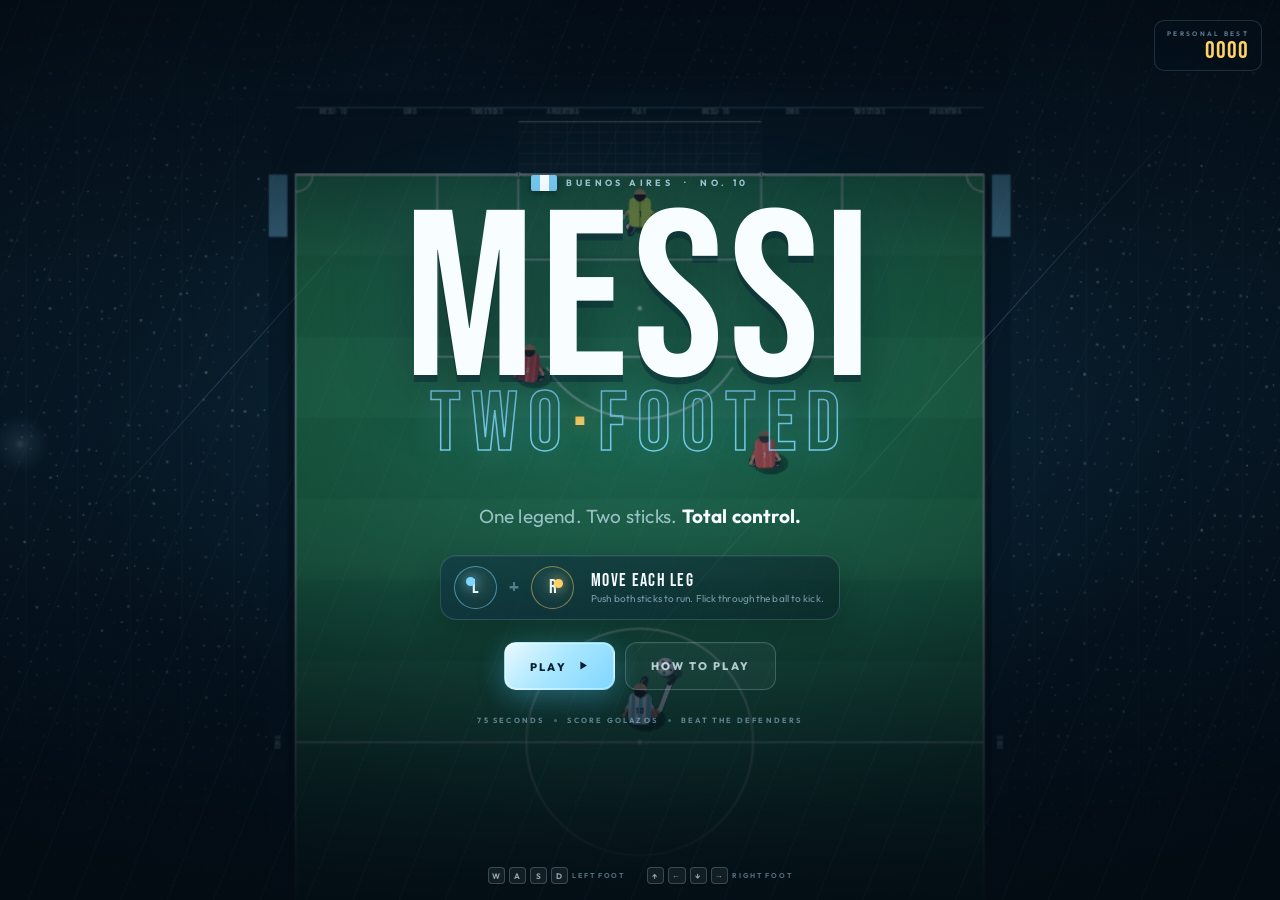
<file: index.html>
<!doctype html>
<html lang="en">
<head>
  <meta charset="utf-8">
  <meta name="viewport" content="width=device-width, initial-scale=1, viewport-fit=cover, maximum-scale=1, user-scalable=no">
  <meta name="theme-color" content="#06121d">
  <meta name="description" content="Messi: Two-Footed — a twin-stick dribbling game. Control each leg with its own thumbstick and become the GOAT.">
  <title>Messi: Two-Footed — Twin-Stick Dribbler</title>
  <link rel="preload" href="assets/fonts/bebas-neue.woff2" as="font" type="font/woff2" crossorigin>
  <link rel="preload" href="assets/fonts/outfit.woff2" as="font" type="font/woff2" crossorigin>
  <link rel="stylesheet" href="styles.css">
</head>
<body>
  <main id="app">
    <canvas id="game" aria-label="Messi: Two-Footed football pitch"></canvas>

    <div class="grain" aria-hidden="true"></div>
    <div class="vignette" aria-hidden="true"></div>

    <!-- ── In-match HUD ─────────────────────────────────────────── -->
    <section id="hud" class="hud" aria-hidden="true" hidden>
      <div class="hud-bar">
        <div class="hud-brand">
          <span class="brand-mark">10</span>
          <span class="brand-copy">MESSI<em>TWO-FOOTED</em></span>
        </div>

        <div class="hud-stat hud-time" id="timeStat">
          <span class="hud-label">TIME</span>
          <strong id="timer">1:15</strong>
        </div>

        <div class="hud-stat hud-score">
          <span class="hud-label">SCORE</span>
          <strong id="score">0000</strong>
          <span class="hud-goals" id="goals">0 GOALS</span>
        </div>

        <div class="hud-buttons">
          <button id="muteBtn" class="icon-btn" type="button" aria-label="Mute sound" title="Mute sound">
            <svg class="icon-sound" viewBox="0 0 24 24" aria-hidden="true"><path d="M4 9.5h3.2L12 5.7v12.6L7.2 14.5H4z" fill="currentColor"/><path d="M15.2 8.4a5 5 0 0 1 0 7.2M17.8 6a8.2 8.2 0 0 1 0 12" fill="none" stroke="currentColor" stroke-width="1.7" stroke-linecap="round"/></svg>
            <svg class="icon-muted" viewBox="0 0 24 24" aria-hidden="true"><path d="M4 9.5h3.2L12 5.7v12.6L7.2 14.5H4z" fill="currentColor"/><path d="m15.5 9 4.5 6M20 9l-4.5 6" fill="none" stroke="currentColor" stroke-width="1.7" stroke-linecap="round"/></svg>
          </button>
          <button id="pauseBtn" class="icon-btn" type="button" aria-label="Pause game" title="Pause game">
            <svg viewBox="0 0 24 24" aria-hidden="true"><rect x="6.5" y="5.5" width="4" height="13" rx="1.2" fill="currentColor"/><rect x="13.5" y="5.5" width="4" height="13" rx="1.2" fill="currentColor"/></svg>
          </button>
        </div>
      </div>

      <div class="hud-sub">
        <span class="live-dot"></span>
        <span>LA PULGA CAM</span>
        <span class="hud-divider"></span>
        <span id="difficulty">2 DEFENDERS</span>
      </div>

      <div id="combo" class="combo" aria-live="polite"></div>
      <div id="toast" class="toast" aria-live="polite"></div>

      <div id="goalBanner" class="goal-banner" aria-hidden="true">
        <span class="goal-kicker">MESSI 10</span>
        <strong id="goalWord">GOLAZO</strong>
        <span class="goal-sub" id="goalSub">+6 SECONDS</span>
      </div>

      <div class="hint-strip" id="hintStrip">
        <span><b>BOTH STICKS</b> TO RUN</span>
        <i></i>
        <span><b>FLICK</b> THROUGH THE BALL TO KICK</span>
      </div>
    </section>

    <!-- ── Title screen ─────────────────────────────────────────── -->
    <section id="titleScreen" class="screen title-screen" aria-labelledby="gameTitle">
      <div class="title-streaks" aria-hidden="true"><i></i><i></i><i></i></div>
      <div class="title-inner">
        <div class="eyebrow">
          <span class="flag" aria-hidden="true"><i></i><i></i><i></i></span>
          <span>BUENOS AIRES &nbsp;·&nbsp; NO. 10</span>
        </div>

        <h1 id="gameTitle">
          <span class="title-name">MESSI</span>
          <span class="title-mode">TWO<span>·</span>FOOTED</span>
        </h1>

        <p class="tagline">One legend. Two sticks. <strong>Total control.</strong></p>

        <div class="control-preview">
          <div class="mini-stick mini-left"><span>L</span><i></i></div>
          <span class="control-plus">+</span>
          <div class="mini-stick mini-right"><span>R</span><i></i></div>
          <div class="control-copy">
            <b>MOVE EACH LEG</b>
            <span>Push both sticks to run. Flick through the ball to kick.</span>
          </div>
        </div>

        <div class="title-actions">
          <button id="playBtn" class="btn btn-primary" type="button">
            <span>PLAY</span>
            <svg viewBox="0 0 24 24" aria-hidden="true"><path d="M9 6.2v11.6L18.2 12z" fill="currentColor"/></svg>
          </button>
          <button id="howBtn" class="btn btn-ghost" type="button">HOW TO PLAY</button>
        </div>

        <div class="title-meta">
          <span>75 SECONDS</span><i></i><span>SCORE GOLAZOS</span><i></i><span>BEAT THE DEFENDERS</span>
        </div>
      </div>

      <div class="best-badge">
        <span>PERSONAL BEST</span>
        <strong id="titleBest">0000</strong>
      </div>

      <div class="title-footer">
        <span class="key-hint"><kbd>W</kbd><kbd>A</kbd><kbd>S</kbd><kbd>D</kbd> LEFT FOOT</span>
        <span class="key-hint"><kbd>↑</kbd><kbd>←</kbd><kbd>↓</kbd><kbd>→</kbd> RIGHT FOOT</span>
        <span class="key-hint gamepad-hint" hidden>GAMEPAD READY</span>
      </div>
    </section>

    <!-- ── How to play ──────────────────────────────────────────── -->
    <section id="howScreen" class="screen how-screen" aria-labelledby="howTitle" hidden>
      <div class="how-card" role="dialog" aria-modal="true">
        <div class="how-head">
          <div>
            <span class="eyebrow-label">THE CONTROL SCHEME</span>
            <h2 id="howTitle">TWO STICKS.<br><span>ONE GOAT.</span></h2>
          </div>
          <button id="closeHowBtn" class="icon-btn close-btn" type="button" aria-label="Close instructions">
            <svg viewBox="0 0 24 24" aria-hidden="true"><path d="m6.4 6.4 11.2 11.2M17.6 6.4 6.4 17.6" fill="none" stroke="currentColor" stroke-width="2" stroke-linecap="round"/></svg>
          </button>
        </div>

        <div class="how-grid">
          <article class="how-step">
            <div class="step-icon step-run" aria-hidden="true">
              <span class="run-stick"><i></i></span>
              <span class="run-stick"><i></i></span>
            </div>
            <span class="step-no">01</span>
            <h3>RUN</h3>
            <p>Push <b>both sticks the same way</b>. Messi's legs stride independently — keep them together to glide.</p>
          </article>
          <article class="how-step">
            <div class="step-icon step-kick" aria-hidden="true">
              <span class="kick-stick"><i></i></span>
              <span class="kick-ball"></span>
            </div>
            <span class="step-no">02</span>
            <h3>KICK</h3>
            <p><b>Flick one stick</b> through the ball. Faster flick, harder strike. Alternate feet to dribble past defenders.</p>
          </article>
          <article class="how-step">
            <div class="step-icon step-score" aria-hidden="true">
              <span class="score-goal"></span>
              <span class="score-ball"></span>
            </div>
            <span class="step-no">03</span>
            <h3>SCORE</h3>
            <p>Beat the keeper. Every goal is worth points and buys <b>+6 seconds</b>. Score again quickly for a combo.</p>
          </article>
        </div>

        <div class="how-devices">
          <div><span>TOUCH</span><b>Two floating thumbsticks</b></div>
          <div><span>GAMEPAD</span><b>Left + right analog sticks</b></div>
          <div><span>KEYBOARD</span><b>WASD + Arrow keys</b></div>
        </div>

        <button id="gotItBtn" class="btn btn-primary btn-wide" type="button">GOT IT</button>
      </div>
    </section>

    <!-- ── Pause ────────────────────────────────────────────────── -->
    <section id="pauseScreen" class="screen pause-screen" aria-labelledby="pauseTitle" hidden>
      <div class="pause-card" role="dialog" aria-modal="true">
        <span class="eyebrow-label">MATCH PAUSED</span>
        <h2 id="pauseTitle">TAKE A BREATH.</h2>
        <p>The defenders can wait.</p>
        <button id="resumeBtn" class="btn btn-primary btn-wide" type="button">RESUME</button>
        <button id="quitBtn" class="btn btn-ghost btn-wide" type="button">QUIT TO TITLE</button>
      </div>
    </section>

    <!-- ── Full time ────────────────────────────────────────────── -->
    <section id="finalScreen" class="screen final-screen" aria-labelledby="finalTitle" hidden>
      <div class="final-card" role="dialog" aria-modal="true">
        <span class="eyebrow-label">FULL TIME</span>
        <h2 id="finalTitle">THE GOAT<br><span>DELIVERS.</span></h2>

        <div class="final-score">
          <span>FINAL SCORE</span>
          <strong id="finalScore">0000</strong>
          <em id="newBest" hidden>NEW PERSONAL BEST</em>
        </div>

        <div class="final-stats">
          <div><span>GOALS</span><strong id="finalGoals">0</strong></div>
          <div><span>BEST COMBO</span><strong id="finalCombo">×1</strong></div>
          <div><span>DEFENDERS BEATEN</span><strong id="finalBeaten">0</strong></div>
        </div>

        <button id="againBtn" class="btn btn-primary btn-wide" type="button">PLAY AGAIN</button>
        <button id="homeBtn" class="btn btn-ghost btn-wide" type="button">BACK TO TITLE</button>
      </div>
    </section>

    <div id="rotateHint" class="rotate-hint" aria-hidden="true">
      <span>BEST IN PORTRAIT</span>
      <small>Rotate your phone for a taller pitch</small>
    </div>

    <noscript><div class="noscript">This game needs JavaScript enabled.</div></noscript>
  </main>

  <script src="game.js" defer></script>
</body>
</html>
</file>
<file: styles.css>
@font-face {
  font-family: "Bebas Neue";
  src: url("assets/fonts/bebas-neue.woff2") format("woff2");
  font-weight: 400;
  font-style: normal;
  font-display: swap;
}

@font-face {
  font-family: "Outfit";
  src: url("assets/fonts/outfit.woff2") format("woff2");
  font-weight: 400 900;
  font-style: normal;
  font-display: swap;
}

:root {
  --ink: #06121d;
  --ink-2: #0a1d2d;
  --sky: #7fd6ff;
  --sky-deep: #3aa8e0;
  --paper: #f4fbff;
  --gold: #ffd166;
  --coral: #ff6b5e;
  --grass: #1b7a45;
  --line: rgba(220, 246, 255, 0.18);
  --glass: rgba(5, 18, 30, 0.62);
  --display: "Bebas Neue", "Arial Narrow", Impact, sans-serif;
  --body: "Outfit", -apple-system, BlinkMacSystemFont, "Segoe UI", sans-serif;
  --safe-top: env(safe-area-inset-top, 0px);
  --safe-bottom: env(safe-area-inset-bottom, 0px);
  --safe-left: env(safe-area-inset-left, 0px);
  --safe-right: env(safe-area-inset-right, 0px);
}

* { box-sizing: border-box; }

html, body {
  margin: 0;
  padding: 0;
  width: 100%;
  height: 100%;
  overflow: hidden;
  background: var(--ink);
  color: var(--paper);
  font-family: var(--body);
  -webkit-font-smoothing: antialiased;
  text-rendering: optimizeLegibility;
  overscroll-behavior: none;
}

body {
  position: fixed;
  inset: 0;
  touch-action: none;
  user-select: none;
  -webkit-user-select: none;
  -webkit-tap-highlight-color: transparent;
}

#app {
  position: fixed;
  inset: 0;
  isolation: isolate;
  background:
    radial-gradient(120% 80% at 50% -10%, #123650 0%, #071826 45%, #040d16 100%);
}

#game {
  position: absolute;
  inset: 0;
  width: 100%;
  height: 100%;
  display: block;
  touch-action: none;
  cursor: crosshair;
}

.grain {
  position: fixed;
  inset: 0;
  pointer-events: none;
  z-index: 4;
  display: none;
  opacity: 0.16;
  background-image: url("data:image/svg+xml,%3Csvg viewBox='0 0 180 180' xmlns='http://www.w3.org/2000/svg'%3E%3Cfilter id='n'%3E%3CfeTurbulence type='fractalNoise' baseFrequency='.92' numOctaves='2' stitchTiles='stitch'/%3E%3C/filter%3E%3Crect width='100%25' height='100%25' filter='url(%23n)' opacity='.42'/%3E%3C/svg%3E");
  mix-blend-mode: soft-light;
}

.vignette {
  position: fixed;
  inset: 0;
  pointer-events: none;
  z-index: 3;
  background:
    radial-gradient(125% 105% at 50% 38%, transparent 56%, rgba(1, 8, 14, 0.18) 78%, rgba(1, 7, 12, 0.56) 100%);
}

[hidden] { display: none !important; }

/* ── HUD ───────────────────────────────────────────────────────── */

.hud {
  position: absolute;
  inset: 0;
  z-index: 20;
  pointer-events: none;
  padding: calc(10px + var(--safe-top)) calc(12px + var(--safe-right)) 0 calc(12px + var(--safe-left));
  display: flex;
  flex-direction: column;
  align-items: center;
  transition: opacity 220ms ease;
}

.hud.is-dim { opacity: 0.18; }

.hud-bar {
  position: relative;
  pointer-events: auto;
  width: min(100%, 760px);
  display: grid;
  grid-template-columns: 1fr auto auto 1fr;
  align-items: center;
  gap: 8px;
  padding: 7px 8px 7px 10px;
  border: 1px solid rgba(198, 238, 255, 0.16);
  border-radius: 16px;
  background:
    linear-gradient(120deg, rgba(18, 48, 70, 0.88), rgba(5, 18, 30, 0.74));
  box-shadow:
    0 12px 34px rgba(0, 0, 0, 0.34),
    inset 0 1px 0 rgba(255, 255, 255, 0.07);
}

.hud-brand {
  display: flex;
  align-items: center;
  gap: 8px;
  min-width: 0;
}

.brand-mark {
  display: grid;
  place-items: center;
  width: 38px;
  height: 38px;
  flex: 0 0 38px;
  border-radius: 50%;
  background: linear-gradient(145deg, #f7fdff, #bfeaff 58%, #79c9ee);
  color: #082033;
  font-family: var(--display);
  font-size: 26px;
  line-height: 1;
  letter-spacing: 1px;
  box-shadow:
    0 0 0 2px rgba(255, 255, 255, 0.18),
    0 5px 14px rgba(0, 0, 0, 0.34);
}

.brand-copy {
  display: flex;
  flex-direction: column;
  font-family: var(--display);
  font-size: 22px;
  line-height: 0.84;
  letter-spacing: 1.2px;
  color: #f6fcff;
  text-shadow: 0 2px 10px rgba(0, 0, 0, 0.4);
}

.brand-copy em {
  font-family: var(--body);
  font-style: normal;
  font-size: 7px;
  font-weight: 700;
  letter-spacing: 2.4px;
  color: var(--sky);
  margin-top: 4px;
}

.hud-stat {
  display: flex;
  flex-direction: column;
  align-items: center;
  justify-content: center;
  min-width: 0;
  line-height: 1;
}

.hud-label {
  font-size: 8px;
  font-weight: 700;
  letter-spacing: 2.6px;
  color: rgba(207, 239, 255, 0.62);
  margin-bottom: 2px;
}

.hud-time strong {
  font-family: var(--display);
  font-weight: 400;
  font-size: clamp(27px, 5.6vw, 36px);
  letter-spacing: 1px;
  font-variant-numeric: tabular-nums;
  color: #f6fcff;
  transition: color 160ms ease;
}

.hud-time.is-low strong {
  color: var(--coral);
  animation: timePulse 780ms ease-in-out infinite;
}

.hud-score {
  position: relative;
  padding: 0 24px;
}

.hud-score::before,
.hud-score::after {
  content: "";
  position: absolute;
  top: 5px;
  bottom: 3px;
  width: 1px;
  background: linear-gradient(180deg, transparent, rgba(173, 227, 255, 0.28), transparent);
}

.hud-score::before { left: 0; }
.hud-score::after { right: 0; }

.hud-score strong {
  font-family: var(--display);
  font-weight: 400;
  font-size: clamp(29px, 6vw, 40px);
  letter-spacing: 1.4px;
  font-variant-numeric: tabular-nums;
  color: var(--gold);
  text-shadow: 0 0 20px rgba(255, 209, 102, 0.25);
}

.hud-goals {
  font-size: 7px;
  font-weight: 700;
  letter-spacing: 2px;
  color: rgba(207, 239, 255, 0.56);
  margin-top: 2px;
}

.hud-buttons {
  display: flex;
  justify-content: flex-end;
  gap: 5px;
}

.icon-btn {
  position: relative;
  display: grid;
  place-items: center;
  width: 38px;
  height: 38px;
  flex: 0 0 38px;
  border: 1px solid rgba(191, 233, 255, 0.16);
  border-radius: 12px;
  background: rgba(228, 248, 255, 0.05);
  color: rgba(236, 250, 255, 0.86);
  cursor: pointer;
  transition: background 120ms ease, border-color 120ms ease, transform 120ms ease;
  touch-action: manipulation;
}

.icon-btn svg { width: 19px; height: 19px; }
.icon-btn .icon-muted { display: none; }
.icon-btn.is-muted .icon-sound { display: none; }
.icon-btn.is-muted .icon-muted { display: block; }

.icon-btn:hover { background: rgba(228, 248, 255, 0.11); border-color: rgba(191, 233, 255, 0.34); }
.icon-btn:active { transform: scale(0.92); }

.hud-sub {
  display: flex;
  align-items: center;
  gap: 7px;
  margin-top: 7px;
  padding: 4px 12px;
  border: 1px solid rgba(180, 228, 255, 0.11);
  border-radius: 999px;
  background: rgba(4, 16, 27, 0.52);
  color: rgba(208, 240, 255, 0.56);
  font-size: 7.5px;
  font-weight: 700;
  letter-spacing: 2px;
  text-transform: uppercase;
}

.live-dot {
  width: 5px;
  height: 5px;
  border-radius: 50%;
  background: var(--coral);
  box-shadow: 0 0 8px var(--coral);
  animation: liveBlink 1.4s ease-in-out infinite;
}

.hud-divider { width: 1px; height: 8px; background: rgba(190, 232, 255, 0.24); }

.combo {
  position: absolute;
  top: calc(108px + var(--safe-top));
  left: calc(16px + var(--safe-left));
  display: flex;
  flex-direction: column;
  align-items: flex-start;
  gap: 1px;
  font-family: var(--display);
  font-size: clamp(34px, 8vw, 48px);
  line-height: 0.9;
  color: var(--gold);
  text-shadow: 0 3px 16px rgba(0, 0, 0, 0.5), 0 0 24px rgba(255, 209, 102, 0.3);
  opacity: 0;
  transform: translateX(-12px) rotate(-3deg);
  transition: opacity 180ms ease, transform 220ms cubic-bezier(.2,.9,.3,1.4);
}

.combo.show { opacity: 1; transform: translateX(0) rotate(-3deg); }
.combo span {
  font-family: var(--body);
  font-size: 8px;
  font-weight: 800;
  letter-spacing: 2.8px;
  color: rgba(255, 242, 202, 0.8);
}

.toast {
  position: absolute;
  left: 50%;
  top: 25%;
  transform: translate(-50%, 10px) scale(0.92);
  padding: 8px 18px;
  border-radius: 999px;
  border: 1px solid rgba(255, 255, 255, 0.16);
  background: rgba(5, 18, 30, 0.82);
  color: #f6fcff;
  font-family: var(--display);
  font-size: 23px;
  letter-spacing: 1.6px;
  text-shadow: 0 2px 8px rgba(0, 0, 0, 0.6);
  opacity: 0;
  pointer-events: none;
  transition: opacity 140ms ease, transform 220ms cubic-bezier(.2,.9,.3,1.25);
  white-space: nowrap;
}

.toast.show { opacity: 1; transform: translate(-50%, 0) scale(1); }
.toast.warn { border-color: rgba(255, 107, 94, 0.55); color: #ffd8d4; }
.toast.good { border-color: rgba(127, 214, 255, 0.55); color: #dff6ff; }

.hint-strip {
  position: absolute;
  left: 50%;
  bottom: calc(30px + var(--safe-bottom));
  transform: translateX(-50%);
  display: flex;
  align-items: center;
  gap: 11px;
  padding: 7px 15px;
  border: 1px solid rgba(190, 233, 255, 0.13);
  border-radius: 999px;
  background: rgba(4, 15, 24, 0.58);
  color: rgba(213, 242, 255, 0.6);
  font-size: 8px;
  font-weight: 600;
  letter-spacing: 1.7px;
  white-space: nowrap;
  transition: opacity 500ms ease;
}

.hint-strip b { color: #ecfaff; font-weight: 800; }
.hint-strip i { width: 3px; height: 3px; border-radius: 50%; background: rgba(127, 214, 255, 0.6); }
.hint-strip.is-gone { opacity: 0; }

.goal-banner {
  position: absolute;
  inset: 0;
  display: flex;
  flex-direction: column;
  align-items: center;
  justify-content: center;
  pointer-events: none;
  opacity: 0;
  transform: scale(0.82) rotate(-2deg);
  transition: opacity 160ms ease, transform 260ms cubic-bezier(.18,.9,.25,1.3);
}

.goal-banner.show {
  opacity: 1;
  transform: scale(1) rotate(-2deg);
}

.goal-banner::before {
  content: "";
  position: absolute;
  width: min(90vw, 900px);
  height: 42vh;
  background: radial-gradient(closest-side, rgba(4, 14, 23, 0.74), transparent 72%);
}

.goal-kicker {
  position: relative;
  font-size: 10px;
  font-weight: 800;
  letter-spacing: 6px;
  color: var(--sky);
  margin-bottom: -4px;
}

.goal-banner strong {
  position: relative;
  font-family: var(--display);
  font-weight: 400;
  font-size: clamp(92px, 22vw, 240px);
  line-height: 0.82;
  letter-spacing: 4px;
  color: #f7fdff;
  text-shadow:
    0 0 0 rgba(0, 0, 0, 0),
    0 6px 0 rgba(7, 26, 41, 0.45),
    0 0 62px rgba(127, 214, 255, 0.35);
}

.goal-banner strong::after {
  content: "";
  position: absolute;
  left: 4%;
  right: 4%;
  bottom: 6%;
  height: 8%;
  background: linear-gradient(90deg, transparent, var(--sky), transparent);
  transform: skewX(-20deg);
  opacity: 0.8;
}

.goal-sub {
  position: relative;
  margin-top: 10px;
  padding: 5px 14px;
  border: 1px solid rgba(255, 209, 102, 0.44);
  border-radius: 999px;
  color: var(--gold);
  font-size: 10px;
  font-weight: 800;
  letter-spacing: 3.4px;
}

/* ── Full-screen screens ───────────────────────────────────────── */

.screen {
  position: absolute;
  inset: 0;
  z-index: 30;
  display: flex;
  align-items: center;
  justify-content: center;
  padding: calc(18px + var(--safe-top)) calc(18px + var(--safe-right)) calc(18px + var(--safe-bottom)) calc(18px + var(--safe-left));
  overflow: hidden;
}

.title-screen {
  flex-direction: column;
  justify-content: center;
  background:
    radial-gradient(90% 60% at 50% 48%, rgba(4, 14, 24, 0.12) 0%, rgba(4, 14, 24, 0.58) 68%, rgba(3, 11, 19, 0.9) 100%),
    linear-gradient(180deg, rgba(4, 14, 24, 0.72) 0%, rgba(4, 14, 24, 0.14) 30%, rgba(4, 14, 24, 0.2) 62%, rgba(3, 11, 19, 0.9) 100%);
  animation: screenIn 480ms ease both;
}

.title-screen::before {
  content: "";
  position: absolute;
  inset: -10%;
  background:
    repeating-linear-gradient(112deg, transparent 0 42px, rgba(127, 214, 255, 0.028) 42px 43px),
    radial-gradient(50% 50% at 50% 50%, rgba(30, 120, 165, 0.13), transparent 70%);
  pointer-events: none;
}

.title-inner {
  position: relative;
  display: flex;
  flex-direction: column;
  align-items: center;
  text-align: center;
  width: min(92vw, 880px);
  max-height: 100%;
}

.eyebrow {
  display: flex;
  align-items: center;
  gap: 9px;
  margin-bottom: clamp(8px, 1.6vh, 16px);
  font-size: 9px;
  font-weight: 700;
  letter-spacing: 3.4px;
  color: rgba(199, 236, 255, 0.78);
  text-transform: uppercase;
}

.flag {
  display: inline-flex;
  width: 26px;
  height: 16px;
  border-radius: 2px;
  overflow: hidden;
  box-shadow: 0 2px 7px rgba(0, 0, 0, 0.35);
}

.flag i { flex: 1; background: #75c9ef; }
.flag i:nth-child(2) { background: #f8fdff; }
.flag i:nth-child(3) { background: #75c9ef; }

.title-name {
  display: block;
  font-family: var(--display);
  font-weight: 400;
  font-size: clamp(118px, 26vw, 236px);
  line-height: 0.68;
  letter-spacing: 0.02em;
  color: #f8fdff;
  text-shadow:
    0 7px 0 rgba(8, 31, 50, 0.42),
    0 22px 60px rgba(0, 0, 0, 0.46),
    0 0 90px rgba(127, 214, 255, 0.16);
  transform: scaleX(1.03);
}

.title-mode {
  display: block;
  margin-top: 0.02em;
  font-family: var(--display);
  font-weight: 400;
  font-size: clamp(44px, 8.8vw, 84px);
  line-height: 0.9;
  letter-spacing: 0.12em;
  color: transparent;
  -webkit-text-stroke: 1.5px rgba(127, 214, 255, 0.9);
  text-shadow: 0 0 34px rgba(127, 214, 255, 0.22);
}

.title-mode span { color: var(--gold); -webkit-text-stroke: 0; text-shadow: 0 0 22px rgba(255, 209, 102, 0.5); }

.tagline {
  margin: clamp(14px, 2.4vh, 24px) 0 0;
  font-size: clamp(14px, 2.5vw, 19px);
  font-weight: 400;
  letter-spacing: 0.2px;
  color: rgba(213, 242, 255, 0.68);
}

.tagline strong { color: #f7fdff; font-weight: 700; }

.control-preview {
  display: flex;
  align-items: center;
  gap: 12px;
  margin: clamp(16px, 3vh, 27px) 0 clamp(15px, 2.4vh, 22px);
  padding: 10px 15px 10px 13px;
  border: 1px solid rgba(189, 233, 255, 0.17);
  border-radius: 16px;
  background: linear-gradient(120deg, rgba(15, 48, 70, 0.54), rgba(6, 20, 33, 0.42));
  box-shadow: 0 12px 32px rgba(0, 0, 0, 0.2), inset 0 1px 0 rgba(255, 255, 255, 0.06);
}

.mini-stick {
  position: relative;
  width: 43px;
  height: 43px;
  flex: 0 0 43px;
  border: 1px solid rgba(181, 230, 255, 0.34);
  border-radius: 50%;
  display: grid;
  place-items: center;
  background: radial-gradient(circle at 50% 42%, rgba(255, 255, 255, 0.1), rgba(255, 255, 255, 0.015) 62%);
}

.mini-stick span {
  font-family: var(--display);
  font-size: 19px;
  color: #e9f9ff;
}

.mini-stick i {
  position: absolute;
  width: 9px;
  height: 9px;
  border-radius: 50%;
  background: var(--sky);
  box-shadow: 0 0 12px rgba(127, 214, 255, 0.8);
}

.mini-left i { transform: translate(-5px, -6px); }
.mini-right i { transform: translate(6px, -4px); background: var(--gold); box-shadow: 0 0 12px rgba(255, 209, 102, 0.75); }
.mini-left { border-color: rgba(127, 214, 255, 0.52); }
.mini-right { border-color: rgba(255, 209, 102, 0.48); }

.control-plus {
  font-family: var(--display);
  font-size: 25px;
  color: rgba(185, 231, 255, 0.4);
}

.control-copy {
  display: flex;
  flex-direction: column;
  align-items: flex-start;
  text-align: left;
  padding-left: 5px;
}

.control-copy b {
  font-family: var(--display);
  font-size: 18px;
  font-weight: 400;
  letter-spacing: 1.3px;
  color: #f6fcff;
}

.control-copy span {
  margin-top: 1px;
  max-width: 245px;
  font-size: 10px;
  line-height: 1.35;
  letter-spacing: 0.1px;
  color: rgba(194, 233, 255, 0.58);
}

.title-actions {
  display: flex;
  align-items: center;
  gap: 10px;
}

.btn {
  position: relative;
  display: inline-flex;
  align-items: center;
  justify-content: center;
  gap: 7px;
  min-height: 48px;
  padding: 0 25px;
  border: 1px solid transparent;
  border-radius: 12px;
  font-family: var(--body);
  font-size: 11px;
  font-weight: 800;
  letter-spacing: 2.1px;
  text-transform: uppercase;
  cursor: pointer;
  transition: transform 150ms cubic-bezier(.2,.9,.3,1.2), background 150ms ease, border-color 150ms ease, box-shadow 150ms ease;
  touch-action: manipulation;
  -webkit-tap-highlight-color: transparent;
}

.btn:active { transform: translateY(1px) scale(0.985); }

.btn-primary {
  color: #052033;
  background: linear-gradient(135deg, #eafaff 0%, #a9e6ff 48%, #7fd6ff 100%);
  box-shadow:
    0 0 0 1px rgba(255, 255, 255, 0.4) inset,
    0 9px 26px rgba(73, 190, 245, 0.26),
    0 0 36px rgba(127, 214, 255, 0.1);
}

.btn-primary:hover {
  background: linear-gradient(135deg, #ffffff 0%, #b9edff 48%, #8ddcff 100%);
  box-shadow:
    0 0 0 1px rgba(255, 255, 255, 0.55) inset,
    0 12px 32px rgba(73, 190, 245, 0.36),
    0 0 52px rgba(127, 214, 255, 0.18);
}

.btn-primary svg { width: 17px; height: 17px; margin-right: -2px; }
.btn-primary span { transform: translateY(0.5px); }

.btn-ghost {
  color: rgba(226, 247, 255, 0.76);
  background: rgba(214, 243, 255, 0.04);
  border-color: rgba(186, 231, 255, 0.22);
  box-shadow: inset 0 1px 0 rgba(255, 255, 255, 0.04);
}

.btn-ghost:hover { background: rgba(214, 243, 255, 0.09); border-color: rgba(186, 231, 255, 0.42); color: #f6fcff; }

.btn-wide { width: 100%; }

.title-meta {
  display: flex;
  align-items: center;
  gap: 10px;
  margin-top: clamp(16px, 2.8vh, 27px);
  color: rgba(172, 219, 244, 0.5);
  font-size: 7.5px;
  font-weight: 700;
  letter-spacing: 2.2px;
}

.title-meta i { width: 3px; height: 3px; border-radius: 50%; background: rgba(127, 214, 255, 0.38); }

.best-badge {
  position: absolute;
  top: calc(20px + var(--safe-top));
  right: calc(18px + var(--safe-right));
  display: flex;
  flex-direction: column;
  align-items: flex-end;
  gap: 1px;
  padding: 8px 12px 7px;
  border: 1px solid rgba(184, 230, 255, 0.15);
  border-radius: 10px;
  background: rgba(5, 18, 29, 0.55);
}

.best-badge span { font-size: 6.5px; font-weight: 700; letter-spacing: 2.3px; color: rgba(186, 230, 255, 0.48); }
.best-badge strong { font-family: var(--display); font-size: 24px; font-weight: 400; line-height: 1; letter-spacing: 1px; color: var(--gold); }

.title-footer {
  position: absolute;
  left: 0;
  right: 0;
  bottom: calc(16px + var(--safe-bottom));
  display: flex;
  align-items: center;
  justify-content: center;
  gap: 22px;
  color: rgba(172, 219, 244, 0.46);
  font-size: 7px;
  font-weight: 700;
  letter-spacing: 1.7px;
  text-transform: uppercase;
}

.key-hint { display: inline-flex; align-items: center; gap: 4px; }

kbd {
  display: inline-grid;
  place-items: center;
  min-width: 17px;
  height: 17px;
  padding: 0 3px;
  border: 1px solid rgba(189, 232, 255, 0.22);
  border-radius: 4px;
  background: rgba(226, 247, 255, 0.06);
  color: rgba(221, 246, 255, 0.64);
  font-family: var(--body);
  font-size: 8px;
  font-weight: 700;
  box-shadow: 0 2px 0 rgba(0, 0, 0, 0.18);
}

.title-streaks {
  position: absolute;
  inset: 0;
  overflow: hidden;
  pointer-events: none;
}

.title-streaks i {
  position: absolute;
  display: block;
  width: 1px;
  height: 46vh;
  background: linear-gradient(180deg, transparent, rgba(127, 214, 255, 0.2), transparent);
  transform: rotate(42deg);
  animation: streak 6s linear infinite;
}

.title-streaks i:nth-child(1) { left: 18%; top: 18%; animation-delay: -1s; }
.title-streaks i:nth-child(2) { left: 78%; top: 4%; animation-delay: -3.4s; height: 64vh; }
.title-streaks i:nth-child(3) { left: 55%; top: 48%; animation-delay: -4.8s; height: 32vh; opacity: 0.6; }

/* ── How-to card ───────────────────────────────────────────────── */

.how-screen,
.pause-screen,
.final-screen {
  z-index: 40;
  background: rgba(2, 10, 18, 0.7);
  animation: screenIn 260ms ease both;
}

.how-card,
.pause-card,
.final-card {
  position: relative;
  width: min(100%, 760px);
  max-height: 100%;
  overflow: auto;
  border: 1px solid rgba(187, 233, 255, 0.18);
  border-radius: 24px;
  background:
    linear-gradient(145deg, rgba(19, 52, 74, 0.92), rgba(6, 20, 33, 0.95) 62%);
  box-shadow:
    0 30px 90px rgba(0, 0, 0, 0.52),
    inset 0 1px 0 rgba(255, 255, 255, 0.07);
  padding: clamp(20px, 4vw, 36px);
  scrollbar-width: thin;
}

.how-card::before,
.final-card::before {
  content: "";
  position: absolute;
  inset: 0 0 auto;
  height: 1px;
  background: linear-gradient(90deg, transparent, rgba(127, 214, 255, 0.65), transparent);
}

.how-head {
  display: flex;
  align-items: flex-start;
  justify-content: space-between;
  gap: 16px;
}

.eyebrow-label {
  display: block;
  margin-bottom: 4px;
  font-size: 8px;
  font-weight: 800;
  letter-spacing: 3.2px;
  color: var(--sky);
}

.how-head h2,
.pause-card h2,
.final-card h2 {
  margin: 0;
  font-family: var(--display);
  font-weight: 400;
  font-size: clamp(38px, 7vw, 58px);
  line-height: 0.88;
  letter-spacing: 0.8px;
  color: #f7fdff;
}

.how-head h2 span,
.final-card h2 span { color: var(--sky); }

.close-btn { flex: 0 0 38px; }

.how-grid {
  display: grid;
  grid-template-columns: repeat(3, 1fr);
  gap: 10px;
  margin: 22px 0 16px;
}

.how-step {
  position: relative;
  padding: 14px 13px 15px;
  border: 1px solid rgba(178, 227, 255, 0.12);
  border-radius: 16px;
  background: rgba(219, 246, 255, 0.035);
  min-height: 174px;
}

.step-no {
  position: absolute;
  top: 12px;
  right: 12px;
  font-family: var(--display);
  font-size: 15px;
  letter-spacing: 1px;
  color: rgba(127, 214, 255, 0.38);
}

.how-step h3 {
  margin: 11px 0 4px;
  font-family: var(--display);
  font-weight: 400;
  font-size: 25px;
  letter-spacing: 1.2px;
  color: #f6fcff;
}

.how-step p {
  margin: 0;
  font-size: 10px;
  line-height: 1.5;
  color: rgba(192, 231, 252, 0.62);
}

.how-step p b { color: #e7f9ff; font-weight: 600; }

.step-icon {
  position: relative;
  height: 46px;
  width: 74px;
}

.step-run { display: flex; align-items: center; gap: 8px; padding-top: 4px; }

.run-stick {
  position: relative;
  width: 30px;
  height: 30px;
  border: 1px solid rgba(127, 214, 255, 0.4);
  border-radius: 50%;
}

.run-stick:nth-child(2) { border-color: rgba(255, 209, 102, 0.38); }

.run-stick i {
  position: absolute;
  left: 50%;
  top: 50%;
  width: 8px;
  height: 8px;
  margin: -4px;
  border-radius: 50%;
  background: var(--sky);
  transform: translateY(-4px);
  box-shadow: 0 0 8px rgba(127, 214, 255, 0.7);
  animation: runKnob 1.8s ease-in-out infinite;
}

.run-stick:nth-child(2) i { background: var(--gold); animation-delay: -0.9s; }

.step-kick { padding-top: 4px; }

.kick-stick {
  position: absolute;
  left: 0;
  top: 4px;
  width: 30px;
  height: 30px;
  border: 1px solid rgba(127, 214, 255, 0.4);
  border-radius: 50%;
}

.kick-stick i {
  position: absolute;
  left: 50%;
  top: 50%;
  width: 8px;
  height: 8px;
  margin: -4px;
  border-radius: 50%;
  background: var(--sky);
  box-shadow: 0 0 8px rgba(127, 214, 255, 0.7);
  animation: kickKnob 1.5s ease-in-out infinite;
}

.kick-ball {
  position: absolute;
  left: 44px;
  top: 11px;
  width: 17px;
  height: 17px;
  border-radius: 50%;
  background: radial-gradient(circle at 35% 30%, #ffffff, #c7d9e0 58%, #7f99a4);
  box-shadow: 0 3px 7px rgba(0, 0, 0, 0.35);
  animation: kickBall 1.5s ease-in-out infinite;
}

.step-score { padding-top: 3px; }

.score-goal {
  position: absolute;
  left: 2px;
  top: 7px;
  width: 50px;
  height: 31px;
  border: 2px solid rgba(240, 251, 255, 0.72);
  border-bottom: none;
  border-radius: 2px 2px 0 0;
  background-image:
    linear-gradient(rgba(200, 239, 255, 0.16) 1px, transparent 1px),
    linear-gradient(90deg, rgba(200, 239, 255, 0.16) 1px, transparent 1px);
  background-size: 7px 7px;
}

.score-ball {
  position: absolute;
  left: 54px;
  top: 19px;
  width: 13px;
  height: 13px;
  border-radius: 50%;
  background: radial-gradient(circle at 35% 30%, #ffffff, #bcd0d8);
  animation: kickBall 1.9s ease-in-out infinite;
}

.how-devices {
  display: flex;
  gap: 8px;
  margin-bottom: 18px;
}

.how-devices > div {
  flex: 1;
  display: flex;
  flex-direction: column;
  gap: 2px;
  padding: 8px 10px;
  border: 1px solid rgba(178, 227, 255, 0.1);
  border-radius: 9px;
  background: rgba(219, 246, 255, 0.025);
}

.how-devices span { font-size: 6.5px; font-weight: 800; letter-spacing: 2px; color: var(--sky); }
.how-devices b { font-size: 9px; font-weight: 500; letter-spacing: 0.1px; color: rgba(200, 236, 255, 0.7); }

/* ── Pause / final ─────────────────────────────────────────────── */

.pause-card {
  width: min(100%, 420px);
  text-align: center;
}

.pause-card p {
  margin: 9px 0 22px;
  color: rgba(196, 233, 253, 0.58);
  font-size: 12px;
}

.pause-card .btn + .btn { margin-top: 8px; }

.final-card {
  width: min(100%, 520px);
  text-align: center;
}

.final-score {
  display: flex;
  flex-direction: column;
  align-items: center;
  margin: 20px 0 16px;
  padding: 14px 0 12px;
  border-top: 1px solid rgba(188, 232, 255, 0.11);
  border-bottom: 1px solid rgba(188, 232, 255, 0.11);
}

.final-score > span { font-size: 7.5px; font-weight: 800; letter-spacing: 3px; color: rgba(190, 232, 255, 0.54); }

.final-score strong {
  font-family: var(--display);
  font-size: clamp(66px, 13vw, 96px);
  font-weight: 400;
  line-height: 0.92;
  letter-spacing: 2px;
  color: var(--gold);
  text-shadow: 0 0 40px rgba(255, 209, 102, 0.2);
}

.final-score em {
  margin-top: 4px;
  font-style: normal;
  font-size: 7.5px;
  font-weight: 800;
  letter-spacing: 2.8px;
  color: var(--sky);
  animation: liveBlink 1.5s ease-in-out infinite;
}

.final-stats {
  display: grid;
  grid-template-columns: repeat(3, 1fr);
  gap: 7px;
  margin-bottom: 18px;
}

.final-stats > div {
  display: flex;
  flex-direction: column;
  gap: 3px;
  padding: 9px 5px;
  border: 1px solid rgba(182, 228, 255, 0.1);
  border-radius: 10px;
  background: rgba(220, 247, 255, 0.025);
}

.final-stats span { font-size: 6.5px; font-weight: 800; letter-spacing: 1.5px; color: rgba(188, 232, 255, 0.52); }
.final-stats strong { font-family: var(--display); font-size: 26px; font-weight: 400; line-height: 1; color: #f6fcff; }

.final-card .btn + .btn { margin-top: 8px; }

.rotate-hint {
  position: absolute;
  z-index: 60;
  left: 50%;
  bottom: calc(12px + var(--safe-bottom));
  transform: translateX(-50%);
  display: none;
  padding: 7px 13px;
  border: 1px solid rgba(187, 232, 255, 0.2);
  border-radius: 10px;
  background: rgba(5, 18, 29, 0.8);
  text-align: center;
  pointer-events: none;
}

.rotate-hint span { display: block; font-size: 7px; font-weight: 800; letter-spacing: 2.2px; color: var(--sky); }
.rotate-hint small { display: block; margin-top: 1px; font-size: 7px; color: rgba(200, 236, 255, 0.55); }

.noscript {
  position: fixed;
  inset: 0;
  z-index: 100;
  display: grid;
  place-items: center;
  background: #06121d;
  color: #f6fcff;
  font-family: var(--body);
}

/* ── Animations ────────────────────────────────────────────────── */

@keyframes screenIn {
  from { opacity: 0; }
  to { opacity: 1; }
}

@keyframes liveBlink {
  0%, 100% { opacity: 1; }
  50% { opacity: 0.32; }
}

@keyframes timePulse {
  0%, 100% { transform: scale(1); }
  50% { transform: scale(1.06); }
}

@keyframes streak {
  0% { transform: translate3d(-40px, -30vh, 0) rotate(42deg); opacity: 0; }
  20% { opacity: 0.75; }
  80% { opacity: 0.4; }
  100% { transform: translate3d(60px, 90vh, 0) rotate(42deg); opacity: 0; }
}

@keyframes runKnob {
  0%, 100% { transform: translateY(-4px); }
  50% { transform: translateY(-10px); }
}

@keyframes kickKnob {
  0%, 18% { transform: translate(-7px, 6px); }
  52%, 100% { transform: translate(7px, -6px); }
}

@keyframes kickBall {
  0%, 60% { transform: translate(0, 0) scale(1); }
  100% { transform: translate(10px, -4px) scale(0.84); opacity: 0.1; }
}

/* ── Responsive ────────────────────────────────────────────────── */

@media (max-width: 640px) {
  .title-inner { width: 94vw; }
  .title-name { font-size: clamp(120px, 33vw, 168px); }
  .title-mode { font-size: clamp(34px, 9.6vw, 48px); letter-spacing: 0.09em; }
  .tagline { font-size: 13px; }
  .control-preview { gap: 9px; padding: 9px 12px 9px 10px; margin: 16px 0 15px; }
  .mini-stick { width: 38px; height: 38px; flex-basis: 38px; }
  .control-copy b { font-size: 16px; }
  .control-copy span { max-width: 200px; font-size: 9px; }
  .title-actions { width: min(100%, 360px); }
  .title-actions .btn { flex: 1; padding: 0 15px; }
  .title-meta { display: none; }
  .title-footer { display: none; }
  .best-badge { top: calc(12px + var(--safe-top)); right: calc(12px + var(--safe-right)); }
  .best-badge strong { font-size: 20px; }

  .hud-bar { padding: 6px 6px 6px 8px; border-radius: 14px; }
  .brand-mark { width: 32px; height: 32px; flex-basis: 32px; font-size: 22px; }
  .brand-copy { font-size: 18px; }
  .brand-copy em { font-size: 6px; letter-spacing: 1.8px; }
  .hud-score { padding: 0 12px; }
  .hud-time strong { font-size: 27px; }
  .hud-score strong { font-size: 29px; }
  .icon-btn { width: 34px; height: 34px; flex-basis: 34px; border-radius: 10px; }
  .icon-btn svg { width: 17px; height: 17px; }

  .how-grid { grid-template-columns: 1fr; gap: 7px; }
  .how-step { min-height: 0; display: grid; grid-template-columns: 62px 1fr; grid-template-rows: auto auto 1fr; column-gap: 10px; padding: 10px 12px; }
  .how-step h3 { grid-column: 2; margin: 0 0 2px; font-size: 21px; }
  .how-step p { grid-column: 2; font-size: 9.5px; }
  .step-icon { grid-row: 1 / span 3; height: 44px; transform: scale(0.85); transform-origin: left center; }
  .step-no { top: 8px; right: 9px; }
  .how-devices { flex-direction: column; gap: 5px; margin-bottom: 13px; }
  .how-devices > div { flex-direction: row; align-items: center; gap: 8px; padding: 6px 9px; }
  .how-devices span { flex: 0 0 66px; }
  .how-devices b { font-size: 8.5px; }
  .how-card { padding: 18px 15px; border-radius: 20px; }
  .how-head h2 { font-size: 37px; }
  .how-grid { margin: 16px 0 12px; }

  .hint-strip {
    top: calc(103px + var(--safe-top));
    bottom: auto;
    font-size: 7px;
    letter-spacing: 1.2px;
    padding: 6px 11px;
    gap: 8px;
  }
}

@media (max-height: 700px) {
  .title-name { font-size: clamp(92px, 21vw, 150px); }
  .title-mode { font-size: clamp(34px, 7.2vw, 56px); }
  .tagline { margin-top: 10px; }
  .control-preview { margin: 11px 0 11px; padding: 7px 12px; }
  .mini-stick { width: 35px; height: 35px; flex-basis: 35px; }
  .title-meta { margin-top: 13px; }
  .eyebrow { margin-bottom: 8px; }
  .title-footer { bottom: calc(9px + var(--safe-bottom)); }
  .best-badge { top: calc(10px + var(--safe-top)); }
}

@media (max-height: 560px) and (orientation: landscape) {
  .title-inner { width: 96vw; }
  .title-name { font-size: 104px; line-height: 0.72; }
  .title-mode { font-size: 37px; }
  .tagline { margin-top: 7px; font-size: 12px; }
  .control-preview { margin: 9px 0; padding: 5px 11px; }
  .mini-stick { width: 31px; height: 31px; flex-basis: 31px; }
  .mini-stick span { font-size: 15px; }
  .control-copy b { font-size: 14px; }
  .control-copy span { font-size: 8px; }
  .title-actions .btn { min-height: 40px; }
  .title-meta, .title-footer, .control-copy span { display: none; }
  .eyebrow { margin-bottom: 4px; font-size: 7px; }
  .best-badge { padding: 5px 9px; }
  .best-badge strong { font-size: 17px; }
  .rotate-hint { display: none; }
}

@media (max-width: 900px) and (orientation: landscape) and (max-height: 560px) {
  .how-card { display: grid; grid-template-columns: 0.9fr 2.1fr; gap: 12px 16px; padding: 14px 18px; }
  .how-head { grid-column: 1; }
  .how-grid { grid-column: 2; grid-row: 1 / span 3; grid-template-columns: repeat(3, 1fr); margin: 0; }
  .how-step { min-height: 0; }
  .how-devices { grid-column: 1; flex-direction: column; margin: 0; }
  .how-card .btn-wide { grid-column: 1; }
  .how-head h2 { font-size: 31px; }
}

/* Reduced motion */
@media (prefers-reduced-motion: reduce) {
  *, *::before, *::after {
    animation-duration: 0.001ms !important;
    animation-iteration-count: 1 !important;
    transition-duration: 0.001ms !important;
  }
}
</file>
